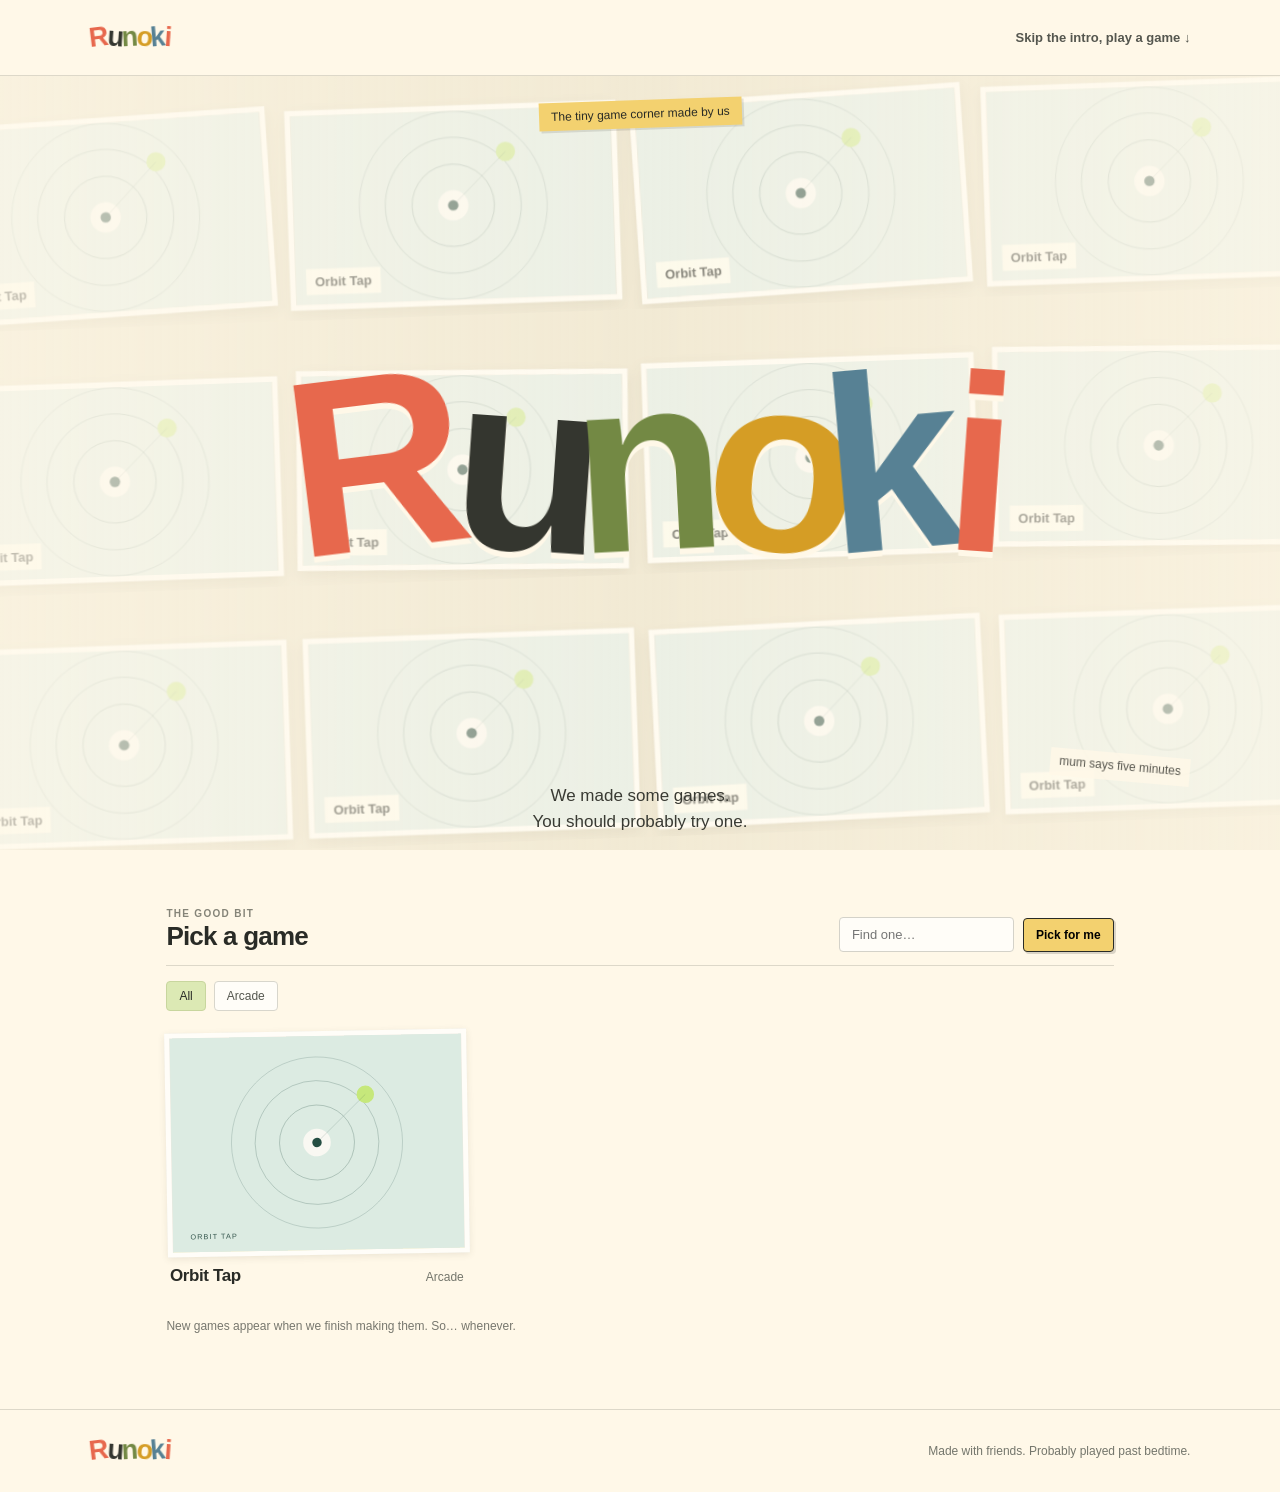
<file: index.html>
<!doctype html>
<html lang="en">
<head>
  <meta charset="utf-8">
  <meta name="viewport" content="width=device-width, initial-scale=1">
  <meta name="theme-color" content="#fff8e8">
  <meta name="description" content="A small, slightly chaotic shelf of games made by friends.">
  <title>Runoki — Games, probably</title>
  <link rel="stylesheet" href="assets/css/style.css?v=runoki-motion-2">
  <script src="assets/js/site.js" defer></script>
</head>
<body>
  <header class="site-header">
    <a class="brand-link" href="index.html"><span class="wordmark" aria-label="Runoki"><span>R</span><span>u</span><span>n</span><span>o</span><span>k</span><span>i</span></span></a>
    <a class="header-link" href="#games">Skip the intro, play a game ↓</a>
  </header>
  <main>
    <section class="splash" aria-label="Welcome to Runoki">
      <div class="marquee-stack" aria-hidden="true">
        <div class="marquee-row marquee-top"><div class="marquee-track" id="marquee-top"></div></div>
        <div class="marquee-row marquee-middle"><div class="marquee-track" id="marquee-middle"></div></div>
        <div class="marquee-row marquee-bottom"><div class="marquee-track" id="marquee-bottom"></div></div>
      </div>
      <div class="splash-wash"></div>
      <div class="splash-copy">
        <p class="splash-note">The tiny game corner made by us</p>
        <h1 class="wordmark wordmark-big" aria-label="Runoki"><span>R</span><span>u</span><span>n</span><span>o</span><span>k</span><span>i</span></h1>
        <p>We made some games.<br>You should probably try one.</p>
        <a class="splash-button" href="#games">See what we made <span aria-hidden="true">↓</span></a>
      </div>
      <span class="splash-side-note" aria-hidden="true">mum says five minutes</span>
    </section>
    <section class="games-section" id="games">
      <div class="list-heading"><div><p class="section-kicker">THE GOOD BIT</p><h2>Pick a game</h2></div><div class="list-tools"><label class="search"><span class="visually-hidden">Search games</span><input id="game-search" type="search" placeholder="Find one…" autocomplete="off"></label><button class="surprise-button" id="surprise-button" type="button">Pick for me</button></div></div>
      <nav class="category-list" id="category-list" aria-label="Filter games by category"></nav>
      <div class="game-grid" id="game-grid" aria-live="polite"></div>
      <p class="list-footnote">New games appear when we finish making them. So… whenever.</p>
    </section>
  </main>
  <footer class="site-footer"><a class="brand-link" href="index.html"><span class="wordmark" aria-label="Runoki"><span>R</span><span>u</span><span>n</span><span>o</span><span>k</span><span>i</span></span></a><p>Made with friends. Probably played past bedtime.</p></footer>
</body>
</html>
</file>
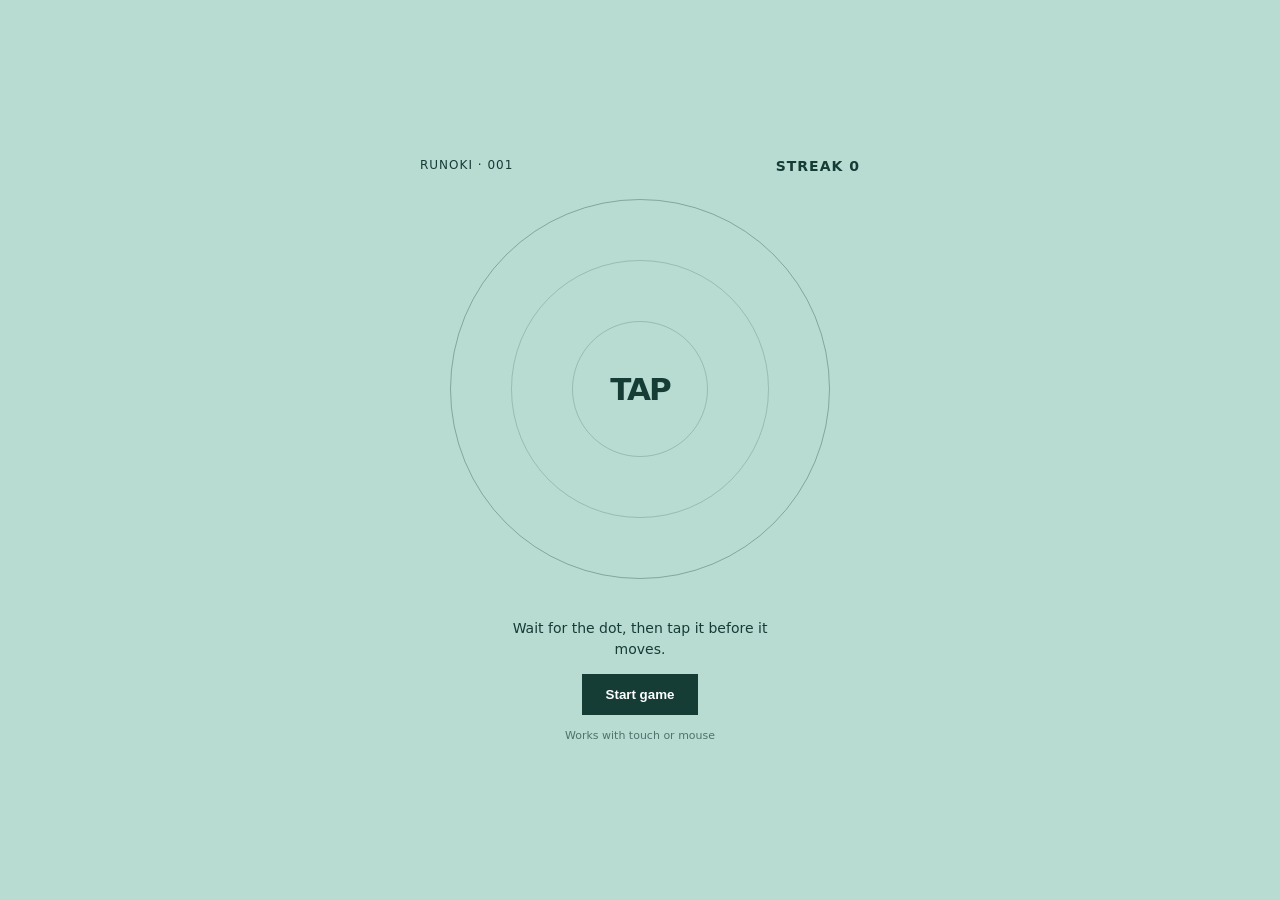
<file: games/orbit-tap/index.html>
<!doctype html>
<html lang="en">
<head>
<meta charset="utf-8"><meta name="viewport" content="width=device-width,initial-scale=1,maximum-scale=1,user-scalable=no">
<title>Orbit Tap</title>
<style>
*{box-sizing:border-box}body{margin:0;min-height:100vh;background:#b8dcd2;color:#163c36;font-family:system-ui,sans-serif;display:grid;place-items:center;overflow:hidden}.game{width:min(100%,700px);min-height:100vh;display:flex;flex-direction:column;align-items:center;justify-content:center;padding:24px}.top{width:min(100%,440px);display:flex;justify-content:space-between;font-size:12px;letter-spacing:1px;text-transform:uppercase}.score{font-size:14px;font-weight:700}.arena{width:min(78vw,380px);aspect-ratio:1;border:1px solid #163c3655;border-radius:50%;position:relative;margin:25px 0;display:grid;place-items:center}.arena:before,.arena:after{content:"";position:absolute;border:1px solid #163c3633;border-radius:50%;inset:16%}.arena:after{inset:32%}.target{position:absolute;width:42px;height:42px;border:0;border-radius:50%;background:#d4f36a;box-shadow:0 0 0 7px #d4f36a55;cursor:pointer;z-index:2;transform:translate(115px,-80px);transition:transform .45s cubic-bezier(.2,.7,.2,1),scale .1s}.target:active{scale:.85}.center{font-weight:800;font-size:31px;letter-spacing:-2px;z-index:1}.message{text-align:center;max-width:310px;min-height:42px;font-size:14px;line-height:1.5}.start{border:0;background:#163c36;color:#fff;padding:13px 24px;font-weight:700;cursor:pointer}.hint{font-size:11px;opacity:.65;margin-top:14px}.target[hidden]{display:none}
</style></head>
<body><main class="game"><div class="top"><span>RUNOKI · 001</span><span class="score">STREAK <b id="score">0</b></span></div><div class="arena" id="arena"><span class="center">TAP</span><button class="target" id="target" aria-label="Tap the orbiting dot" hidden></button></div><p class="message" id="message">Wait for the dot, then tap it before it moves.</p><button class="start" id="start">Start game</button><span class="hint">Works with touch or mouse</span></main>
<script>
const target=document.querySelector("#target"),scoreNode=document.querySelector("#score"),message=document.querySelector("#message"),start=document.querySelector("#start"),arena=document.querySelector("#arena");let score=0,active=false,timer;
function move(){const max=arena.clientWidth*.34;const angle=Math.random()*Math.PI*2;target.style.transform=`translate(${Math.cos(angle)*max}px,${Math.sin(angle)*max}px)`}
function end(){active=false;clearTimeout(timer);target.hidden=true;message.textContent=`Nice run — you caught ${score} ${score===1?"dot":"dots"}. Try again?`;start.hidden=false;start.textContent="Play again"}
start.addEventListener("click",()=>{score=0;active=true;scoreNode.textContent=score;message.textContent="Catch the dot!";start.hidden=true;target.hidden=false;move();timer=setTimeout(end,18000)});
target.addEventListener("click",()=>{if(!active)return;score++;scoreNode.textContent=score;move()});
document.addEventListener("keydown",e=>{if(e.key==="Escape"&&active)end()});
</script></body></html>
</file>
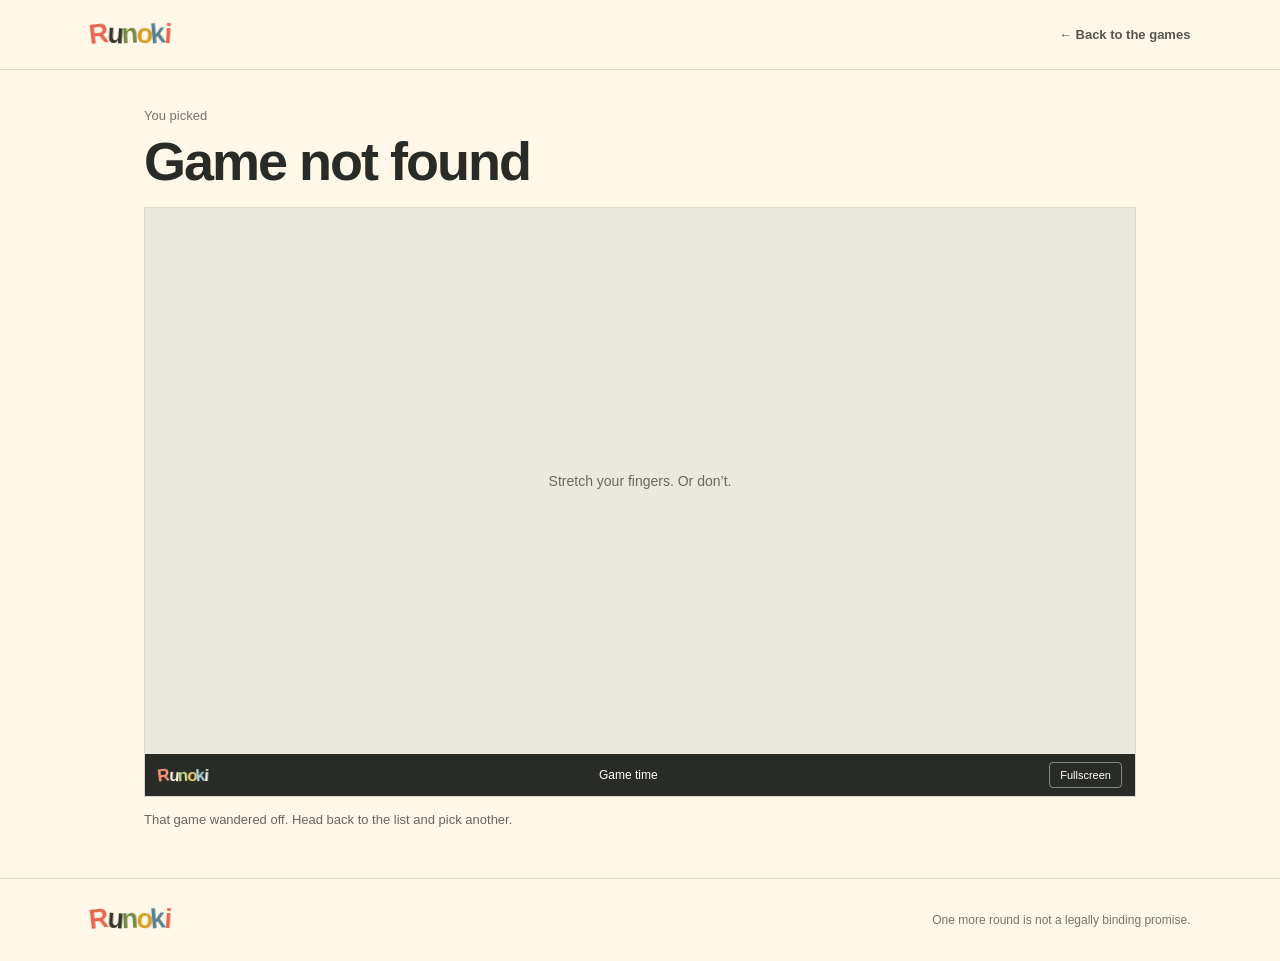
<file: game.html>
<!doctype html>
<html lang="en">
<head>
  <meta charset="utf-8">
  <meta name="viewport" content="width=device-width, initial-scale=1">
  <meta name="theme-color" content="#fff8e8">
  <title>Play a game — Runoki</title>
  <link rel="stylesheet" href="assets/css/style.css?v=runoki-motion-2">
  <script src="assets/js/site.js" defer></script>
</head>
<body class="game-page">
  <header class="site-header game-header">
    <a class="brand-link" href="index.html"><span class="wordmark" aria-label="Runoki"><span>R</span><span>u</span><span>n</span><span>o</span><span>k</span><span>i</span></span></a>
    <a class="back-link" data-return-link href="index.html?show=all#games">← Back to the games</a>
  </header>
  <main class="detail-main">
    <div class="detail-top">
      <div><p class="eyebrow">You picked</p><h1 id="detail-title">Loading game…</h1></div>
      <button class="button play-button" id="play-button" type="button">Let’s play</button>
    </div>
    <div class="game-stage" id="game-stage">
      <div class="stage-placeholder" id="stage-placeholder"><p>Stretch your fingers. Or don’t.</p><button class="button button-light" id="stage-play" type="button">Start playing</button></div>
      <iframe id="game-frame" title="Game" allow="fullscreen; gamepad" loading="lazy"></iframe>
      <div class="fullscreen-bar"><a href="index.html?show=all#games" class="bar-brand" data-return-link><span class="wordmark" aria-label="Runoki"><span>R</span><span>u</span><span>n</span><span>o</span><span>k</span><span>i</span></span></a><span id="bar-title">Game time</span><button id="fullscreen-button" type="button">Fullscreen</button></div>
    </div>
    <div class="detail-bottom"><p id="detail-description"></p><span class="game-tag" id="detail-tag"></span></div>
  </main>
  <footer class="site-footer"><a class="brand-link" href="index.html"><span class="wordmark" aria-label="Runoki"><span>R</span><span>u</span><span>n</span><span>o</span><span>k</span><span>i</span></span></a><p>One more round is not a legally binding promise.</p></footer>
</body>
</html>
</file>
<file: assets/css/style.css>
:root{--paper:#fff8e8;--ink:#292b26;--muted:#74766c;--line:#ddd8c9;--red:#e7684d;--green:#dce9b4;--yellow:#f3d16f;--blue:#b8d9e7;--body:"Trebuchet MS",Arial,sans-serif}
*{box-sizing:border-box}html{scroll-behavior:smooth}body{margin:0;background-color:var(--paper);color:var(--ink);font-family:var(--body);-webkit-font-smoothing:antialiased;background-image:radial-gradient(#786f5c15 .65px,transparent .65px);background-size:8px 8px}a{color:inherit;text-decoration:none}button,input{font:inherit}
.site-header{height:76px;padding:0 max(7vw,22px);display:flex;align-items:center;justify-content:space-between;border-bottom:1px solid var(--line);background:#fff8e8e8;position:relative;z-index:4}.brand-link{display:inline-block}.wordmark{display:flex;align-items:center;font-size:27px;font-weight:900;letter-spacing:-2px;line-height:1}.wordmark span{display:inline-block;transform-origin:50% 80%;animation:letter-pop .7s both}.wordmark span:nth-child(1){color:var(--red);rotate:-7deg}.wordmark span:nth-child(2){color:#34362f;rotate:4deg}.wordmark span:nth-child(3){color:#738944;rotate:-3deg}.wordmark span:nth-child(4){color:#d59d25;rotate:5deg}.wordmark span:nth-child(5){color:#578194;rotate:-5deg}.wordmark span:nth-child(6){color:var(--red);rotate:4deg}.wordmark span:nth-child(2){animation-delay:.05s}.wordmark span:nth-child(3){animation-delay:.1s}.wordmark span:nth-child(4){animation-delay:.15s}.wordmark span:nth-child(5){animation-delay:.2s}.wordmark span:nth-child(6){animation-delay:.25s}.brand-link:hover .wordmark span{animation:letter-bounce .55s both}.brand-link:hover .wordmark span:nth-child(2){animation-delay:.04s}.brand-link:hover .wordmark span:nth-child(3){animation-delay:.08s}.brand-link:hover .wordmark span:nth-child(4){animation-delay:.12s}.brand-link:hover .wordmark span:nth-child(5){animation-delay:.16s}.brand-link:hover .wordmark span:nth-child(6){animation-delay:.2s}.header-link,.back-link{font-size:13px;font-weight:700;color:#55574f;transition:color .2s,transform .2s}.header-link:hover,.back-link:hover{color:var(--red);transform:translateY(-2px)}
/* Big hello + the three slow game ribbons */
.splash{height:min(86vh,790px);min-height:570px;position:relative;isolation:isolate;overflow:hidden;background:#e9e0c6;display:grid;place-items:center}.marquee-stack,.splash-wash{position:absolute;inset:0}.marquee-stack{display:flex;flex-direction:column;justify-content:space-evenly;overflow:hidden;transform:rotate(-2deg) scale(1.08)}.marquee-row{width:100%;overflow:hidden;padding:9px 0;position:relative}.marquee-track{display:flex;width:max-content;will-change:transform}.marquee-segment{display:flex;gap:15px;padding-right:15px;width:max-content}.marquee-tile{position:relative;display:block;width:clamp(190px,24vw,310px);height:clamp(116px,15vw,185px);overflow:hidden;border:5px solid #fffdf7;box-shadow:0 5px 13px #3e38231f;background:#dedaca;flex:none}.marquee-tile img{width:100%;height:100%;object-fit:cover;display:block;filter:saturate(.82)}.marquee-tile span{position:absolute;left:10px;bottom:9px;padding:5px 8px;background:#fffdf0e8;font-size:12px;font-weight:700}.marquee-top .marquee-track,.marquee-bottom .marquee-track{animation:drift-right 96s linear infinite}.marquee-middle .marquee-track{animation:drift-left 112s linear infinite}.marquee-track{animation-play-state:running!important}.splash:hover .marquee-track,.splash:focus-within .marquee-track{animation-play-state:running!important}.marquee-top .marquee-tile:nth-child(odd){rotate:-2deg}.marquee-middle .marquee-tile:nth-child(even){rotate:1.5deg}.marquee-bottom .marquee-tile:nth-child(3n){rotate:-1deg}.splash-wash{background:linear-gradient(90deg,#fff8e8b8,#fff8e86b 50%,#fff8e8b8);z-index:1}.splash-copy{position:relative;z-index:2;text-align:center;padding:24px 20px;animation:splash-arrive .95s cubic-bezier(.2,.8,.2,1) both}.splash-note{display:inline-block;margin:0 0 15px;padding:7px 12px;background:var(--yellow);font-size:12px;rotate:-2deg;box-shadow:2px 2px 0 #292b2620}.wordmark-big{font-size:clamp(104px,20vw,250px);letter-spacing:-.105em;justify-content:center;line-height:.9;filter:drop-shadow(0 6px 0 #fff8e8)}.wordmark-big span{animation:giant-letter-in .8s cubic-bezier(.18,.8,.22,1) both}.wordmark-big span:nth-child(1){animation-delay:.08s}.wordmark-big span:nth-child(2){animation-delay:.16s}.wordmark-big span:nth-child(3){animation-delay:.24s}.wordmark-big span:nth-child(4){animation-delay:.32s}.wordmark-big span:nth-child(5){animation-delay:.40s}.wordmark-big span:nth-child(6){animation-delay:.48s}.splash-copy>p:not(.splash-note){font-size:17px;line-height:1.5;margin:22px 0 17px;color:#393a33}.splash-button{display:inline-flex;gap:17px;align-items:center;padding:11px 15px;border:1px solid var(--ink);background:var(--paper);font-size:13px;font-weight:700;box-shadow:3px 3px 0 var(--ink);transition:transform .18s,box-shadow .18s,background .18s}.splash-button:hover{transform:translate(3px,3px) rotate(-1deg);box-shadow:0 0 0 var(--ink);background:var(--green)}.splash-button span{font-size:17px;animation:arrow-nudge 1.6s ease-in-out infinite}.splash-side-note{position:absolute;z-index:2;right:7%;bottom:9%;font-size:12px;line-height:1.3;color:#57564e;rotate:5deg;background:#fff8e8cc;padding:6px 9px}
.games-section{padding:58px max(13vw,28px) 76px}.list-heading{display:flex;justify-content:space-between;align-items:end;gap:15px;border-bottom:1px solid var(--line);padding-bottom:13px}.list-heading h2{font-size:26px;letter-spacing:-.8px;margin:2px 0 0}.section-kicker{font-size:10px;font-weight:700;letter-spacing:1.3px;color:#858478;margin:0}.list-tools{display:flex;align-items:center;gap:9px}.surprise-button{border:1px solid var(--ink);border-radius:4px;background:var(--yellow);padding:9px 12px;font-size:12px;font-weight:700;cursor:pointer;box-shadow:2px 2px 0 #292b262c;transition:transform .18s,box-shadow .18s,background .18s}.surprise-button:hover:not(:disabled){transform:translate(2px,2px) rotate(-2deg);box-shadow:0 0 0 #292b262c;background:var(--green)}.surprise-button:disabled{opacity:.5;cursor:not-allowed}.search input{width:175px;border:1px solid #d4d2c9;border-radius:4px;background:#fffdf8;padding:9px 12px;font-size:13px;outline:none;transition:box-shadow .2s,border-color .2s,transform .2s}.search input:focus{border-color:#8e9871;box-shadow:0 0 0 3px #dce9b477;transform:rotate(-1deg)}.category-list{display:flex;gap:8px;flex-wrap:wrap;padding:15px 0 20px}.category-button{border:1px solid #d8d6cc;background:#fffdf8;border-radius:4px;padding:7px 12px;font-size:12px;color:#55574f;cursor:pointer;transition:transform .17s,background .17s,box-shadow .17s}.category-button:hover{transform:rotate(-2deg) translateY(-2px);box-shadow:2px 3px 0 #292b2620}.category-button[aria-pressed="true"]{background:var(--green);border-color:#c8d69e;color:var(--ink)}.game-grid{display:grid;grid-template-columns:repeat(3,minmax(0,1fr));gap:35px 21px}.game-card{min-width:0;animation:card-enter .55s cubic-bezier(.2,.7,.2,1) both;animation-delay:var(--card-delay,0ms)}.game-card:nth-child(3n + 1) .game-art{transform:rotate(-1deg)}.game-card:nth-child(3n + 2) .game-art{transform:rotate(.65deg)}.game-card:nth-child(3n) .game-art{transform:rotate(-.35deg)}.card-link{display:block}.game-art{position:relative;aspect-ratio:1.35;background:#ebe9df;overflow:hidden;border:5px solid #fffdf8;box-shadow:0 2px 7px #544c361c;transition:transform .25s,box-shadow .25s}.card-link:hover .game-art{transform:rotate(0) translateY(-5px)!important;box-shadow:0 9px 18px #544c3633}.game-art img{width:100%;height:100%;object-fit:cover;display:block;transition:transform .45s cubic-bezier(.2,.8,.2,1),filter .3s}.card-link:hover .game-art img{transform:scale(1.065);filter:saturate(1.12)}.card-placeholder{width:100%;height:100%;display:grid;place-items:center;background:var(--green);font-size:14px;color:#55574f;text-align:center;line-height:1.5}.card-meta{padding:11px 4px 0;display:flex;align-items:baseline;justify-content:space-between;gap:10px;transition:translate .2s}.card-link:hover .card-meta{translate:3px 0}.card-title{font-size:17px;font-weight:700;letter-spacing:-.4px;margin:0}.card-category{font-size:12px;color:var(--muted);margin:0;text-align:right}.list-footnote{font-size:12px;color:#77776e;margin:33px 0 0}.empty-state{grid-column:1/-1;padding:36px 0;color:var(--muted);font-size:14px}.site-footer{min-height:83px;border-top:1px solid var(--line);padding:18px max(7vw,22px);display:flex;align-items:center;justify-content:space-between;background:#fff8e8}.site-footer p{font-size:12px;color:var(--muted)}
/* Game page */
.game-header{height:70px}.detail-main{max-width:1120px;margin:0 auto;padding:38px 5vw 48px}.detail-top{display:flex;justify-content:space-between;align-items:center;margin-bottom:15px;animation:fade-side .55s both}.eyebrow{font-size:13px;color:var(--muted);margin:0 0 7px}.detail-top h1{font-size:clamp(32px,5vw,54px);letter-spacing:-2px;margin:0}.button{border:1px solid var(--ink);border-radius:4px;padding:11px 19px;background:var(--ink);color:#fffdf8;font-size:13px;font-weight:700;cursor:pointer;transition:transform .16s,background .16s,box-shadow .16s;box-shadow:3px 3px 0 #292b2630}.button:hover{transform:translate(2px,2px) rotate(-2deg);box-shadow:0 0 0 #292b2630;background:var(--red);border-color:var(--red)}.play-button:not(:hover){animation:button-breathe 3.2s ease-in-out infinite}.button-light{background:var(--yellow);border-color:var(--yellow);color:var(--ink)}.button-light:hover{background:#e8c652;border-color:#e8c652}.game-stage{height:min(60vw,590px);min-height:350px;position:relative;background:#eae8df;overflow:hidden;border:1px solid var(--line);animation:stage-enter .65s .08s both}.game-stage iframe{display:none;position:absolute;inset:0 0 42px;width:100%;height:calc(100% - 42px);border:0;background:white}.game-stage.is-playing iframe{display:block}.game-stage.is-playing .stage-placeholder{display:none}.stage-placeholder{position:absolute;inset:0 0 42px;display:flex;flex-direction:column;align-items:center;justify-content:center;gap:15px;color:#686960}.stage-placeholder p{font-size:14px;margin:0;animation:float-note 3s ease-in-out infinite}.fullscreen-bar{height:42px;position:absolute;bottom:0;left:0;right:0;display:flex;align-items:center;justify-content:space-between;padding:0 13px;background:#292b26;color:#fffdf8;font-size:12px;z-index:2}.bar-brand .wordmark{font-size:17px;letter-spacing:-1.4px}.bar-brand .wordmark span{color:#fff8e8!important}.bar-brand .wordmark span:nth-child(1){color:#ff987d!important}.bar-brand .wordmark span:nth-child(3){color:#c7dd91!important}.bar-brand .wordmark span:nth-child(4){color:#f3d16f!important}.bar-brand .wordmark span:nth-child(5){color:#a8d6e9!important}.fullscreen-bar button{border:1px solid #ffffff70;border-radius:4px;background:transparent;color:white;font-size:11px;cursor:pointer;padding:6px 10px;transition:background .2s,transform .2s}.fullscreen-bar button:hover{background:#ffffff20;transform:rotate(-2deg)}.detail-bottom{display:flex;justify-content:space-between;align-items:center;padding-top:13px;gap:15px;animation:fade-up .55s .18s both}.detail-bottom p{font-size:13px;color:#66675f;margin:0;line-height:1.5}.game-tag{font-size:11px;color:var(--muted)}.game-stage:fullscreen{width:100vw;height:100vh;min-height:0;background:#000;border:0}.game-stage:fullscreen iframe{height:calc(100% - 42px)}.game-stage:fullscreen .stage-placeholder{bottom:42px}.game-stage.is-fullscreen-fallback{position:fixed;z-index:1000;inset:0;width:100vw;height:100dvh;min-height:0;border:0}body.runoki-fullscreen{overflow:hidden}
.visually-hidden{position:absolute;width:1px;height:1px;padding:0;margin:-1px;overflow:hidden;clip:rect(0,0,0,0);white-space:nowrap;border:0}
@keyframes drift-right{from{transform:translateX(-50%)}to{transform:translateX(0)}}@keyframes drift-left{from{transform:translateX(0)}to{transform:translateX(-50%)}}@keyframes letter-pop{0%{opacity:0;translate:0 14px;rotate:0}75%{opacity:1;translate:0 -3px}100%{opacity:1}}@keyframes letter-bounce{0%,100%{translate:0 0;rotate:0}45%{translate:0 -8px;rotate:8deg}}@keyframes giant-letter-in{0%{opacity:0;translate:0 50px;rotate:-15deg;scale:.75}70%{opacity:1;translate:0 -9px;rotate:4deg;scale:1.03}100%{opacity:1;translate:0 0;scale:1}}@keyframes splash-arrive{from{opacity:0;translate:0 15px}to{opacity:1;translate:0 0}}@keyframes arrow-nudge{0%,100%{translate:0 0}50%{translate:0 4px}}@keyframes card-enter{from{opacity:0;translate:0 18px;scale:.98}to{opacity:1;translate:0 0;scale:1}}@keyframes button-breathe{0%,100%{box-shadow:3px 3px 0 #292b2630}50%{box-shadow:5px 5px 0 #e7684d55}}@keyframes fade-side{from{opacity:0;translate:-12px 0}to{opacity:1;translate:0 0}}@keyframes fade-up{from{opacity:0;translate:0 10px}to{opacity:1;translate:0 0}}@keyframes stage-enter{from{opacity:0;scale:.985}to{opacity:1;scale:1}}@keyframes float-note{0%,100%{translate:0 0}50%{translate:0 -4px}}
@media(max-width:850px){.games-section{padding-left:9vw;padding-right:9vw}.game-grid{grid-template-columns:repeat(2,minmax(0,1fr))}.splash-side-note{right:4%}}@media(max-width:600px){.site-header{height:65px;padding:0 20px}.wordmark{font-size:25px}.header-link{font-size:11px}.splash{height:76svh;min-height:530px}.marquee-stack{transform:rotate(-3deg) scale(1.15)}.marquee-row{padding:6px 0}.marquee-segment{gap:9px;padding-right:9px}.marquee-tile{width:195px;height:116px;border-width:4px}.splash-wash{background:#fff8e899}.splash-copy{padding:18px 10px}.wordmark-big{font-size:clamp(82px,23vw,142px);letter-spacing:-.11em}.splash-note{font-size:10px}.splash-copy>p:not(.splash-note){font-size:14px;margin:17px 0 14px}.splash-side-note{right:6%;bottom:5%;font-size:9px}.games-section{padding:42px 20px 58px}.list-heading h2{font-size:23px}.list-tools{gap:6px}.surprise-button{padding:9px 8px;font-size:10px}.search input{width:115px}.game-grid{gap:25px 12px}.game-art{aspect-ratio:1.05;border-width:4px}.card-meta{display:block;padding:9px 3px 0}.card-title{font-size:15px}.card-category{text-align:left;margin-top:5px;font-size:11px}.site-footer{padding:15px 20px;align-items:flex-start;gap:10px}.site-footer p{max-width:180px;text-align:right;margin:4px 0 0;font-size:11px}.detail-main{padding:29px 13px 36px}.detail-top h1{font-size:32px}.play-button{padding:10px 14px}.game-stage{height:68svh;min-height:330px}.detail-bottom{align-items:flex-start}.game-tag{text-align:right;white-space:nowrap}.fullscreen-bar{padding:0 9px}.bar-brand .wordmark{font-size:15px}.game-stage:fullscreen iframe{height:calc(100% - 42px)}}@media(max-width:370px){.header-link{font-size:10px}.list-heading{align-items:flex-start;flex-direction:column}.list-tools{width:100%;justify-content:space-between}.search{flex:1}.search input{width:100%}.category-list{gap:6px}.category-button{padding:7px 9px}.game-grid{gap:21px 9px}.card-title{font-size:14px}}@media(prefers-reduced-motion:reduce){*,*::before,*::after{scroll-behavior:auto!important;animation:none!important;transition:none!important}}
</file>
